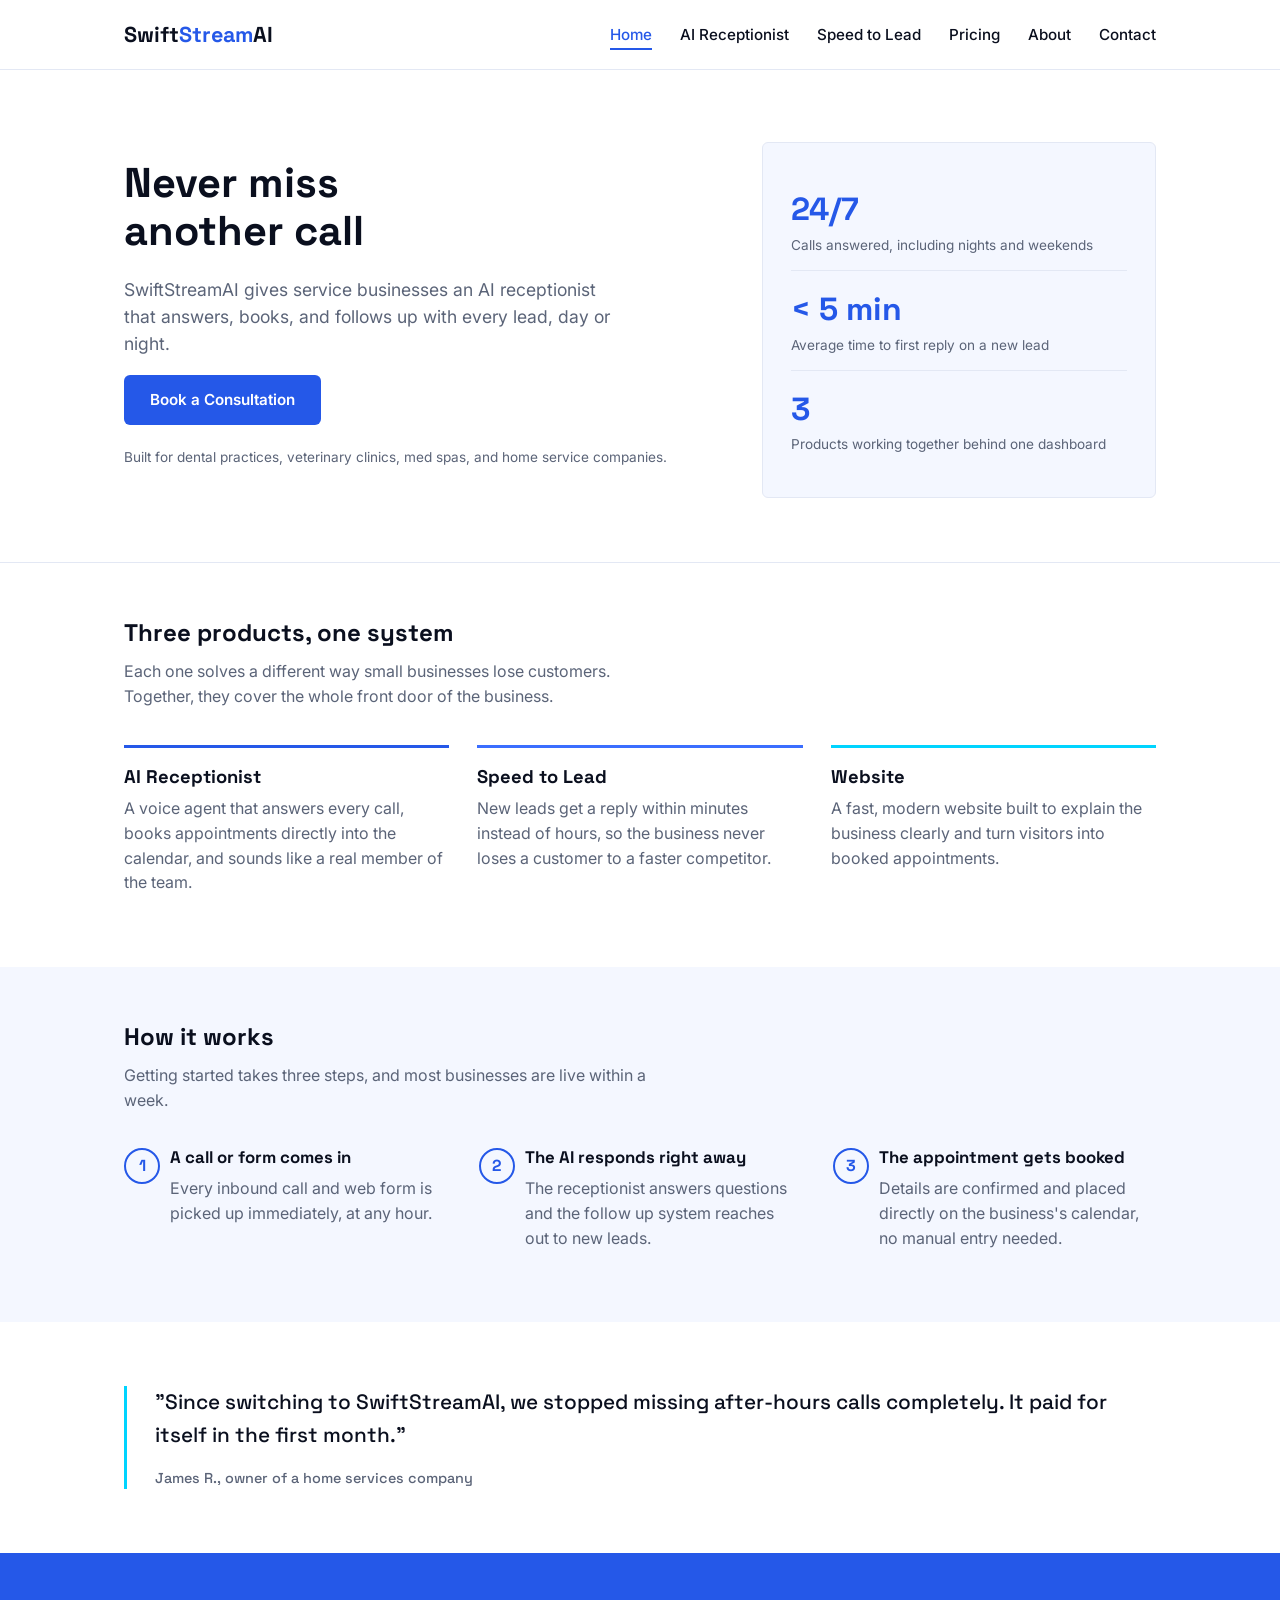
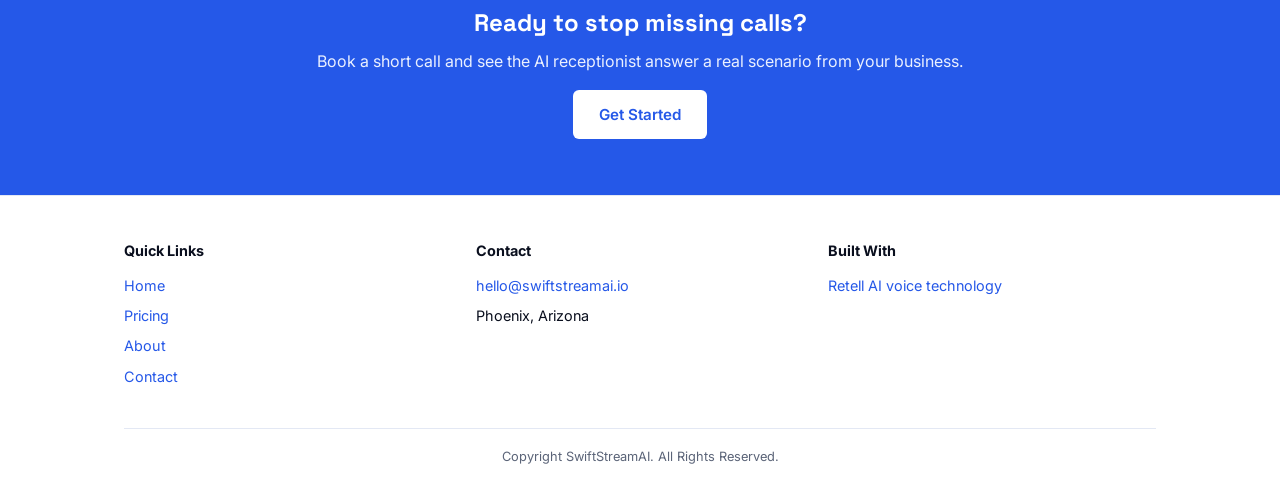
<file: index.html>
<!DOCTYPE html>
<html lang="en">
<head>
  <!-- Google tag (gtag.js) -->
  <script async src="https://www.googletagmanager.com/gtag/js?id=G-32JCXNXNNN"></script>
  <script>
    window.dataLayer = window.dataLayer || [];
    function gtag(){dataLayer.push(arguments);}
    gtag('js', new Date());

    gtag('config', 'G-32JCXNXNNN');
  </script>
  <meta charset="UTF-8">
  <meta name="viewport" content="width=device-width, initial-scale=1.0">
  <meta name="description" content="SwiftStreamAI builds AI receptionists and follow-up automation for dental, veterinary, med spa, and home service businesses so they never miss a call or a lead.">
  <meta name="author" content="Sage Stone">
  <meta name="keywords" content="AI receptionist, speed to lead, small business automation, SwiftStreamAI">
  <title>SwiftStreamAI | AI Receptionist &amp; Automation for Service Businesses</title>
  <link rel="stylesheet" href="style.css">
  <link rel="preconnect" href="https://fonts.googleapis.com">
  <link href="https://fonts.googleapis.com/css2?family=Space+Grotesk:wght@500;700&family=Inter:wght@400;500;600&display=swap" rel="stylesheet">
</head>
<body>

  <header class="site-header">
    <div class="wrap">
      <div class="logo">Swift<span>Stream</span>AI</div>
      <nav class="main-nav" aria-label="Primary">
        <ul>
          <li><a href="index.html" aria-current="page">Home</a></li>
          <li><a href="ai-receptionist.html">AI Receptionist</a></li>
          <li><a href="speed-to-lead.html">Speed to Lead</a></li>
          <li><a href="pricing.html">Pricing</a></li>
          <li><a href="about.html">About</a></li>
          <li><a href="contact.html">Contact</a></li>
        </ul>
      </nav>
    </div>
  </header>

  <main>

    <section class="hero">
      <div class="wrap">
        <div>
          <h1>Never miss another call</h1>
          <p class="lede">SwiftStreamAI gives service businesses an AI receptionist that answers, books, and follows up with every lead, day or night.</p>
          <a href="contact.html" class="btn btn-primary">Book a Consultation</a>
          <p class="trust-line">Built for dental practices, veterinary clinics, med spas, and home service companies.</p>
        </div>
        <div class="stat-panel">
          <div class="stat">
            <div class="stat-number">24/7</div>
            <div class="stat-label">Calls answered, including nights and weekends</div>
          </div>
          <div class="stat">
            <div class="stat-number">&lt; 5 min</div>
            <div class="stat-label">Average time to first reply on a new lead</div>
          </div>
          <div class="stat">
            <div class="stat-number">3</div>
            <div class="stat-label">Products working together behind one dashboard</div>
          </div>
        </div>
      </div>
    </section>

    <section class="products">
      <div class="wrap">
        <div class="section-heading">
          <h2>Three products, one system</h2>
          <p>Each one solves a different way small businesses lose customers. Together, they cover the whole front door of the business.</p>
        </div>
        <div class="product-grid">
          <article class="product-card">
            <h3>AI Receptionist</h3>
            <p>A voice agent that answers every call, books appointments directly into the calendar, and sounds like a real member of the team.</p>
          </article>
          <article class="product-card">
            <h3>Speed to Lead</h3>
            <p>New leads get a reply within minutes instead of hours, so the business never loses a customer to a faster competitor.</p>
          </article>
          <article class="product-card">
            <h3>Website</h3>
            <p>A fast, modern website built to explain the business clearly and turn visitors into booked appointments.</p>
          </article>
        </div>
      </div>
    </section>

    <section class="how-it-works">
      <div class="wrap">
        <div class="section-heading">
          <h2>How it works</h2>
          <p>Getting started takes three steps, and most businesses are live within a week.</p>
        </div>
        <div class="steps">
          <div class="step">
            <h3>A call or form comes in</h3>
            <p>Every inbound call and web form is picked up immediately, at any hour.</p>
          </div>
          <div class="step">
            <h3>The AI responds right away</h3>
            <p>The receptionist answers questions and the follow up system reaches out to new leads.</p>
          </div>
          <div class="step">
            <h3>The appointment gets booked</h3>
            <p>Details are confirmed and placed directly on the business's calendar, no manual entry needed.</p>
          </div>
        </div>
      </div>
    </section>

    <section class="testimonial">
      <div class="wrap">
        <blockquote>
          "Since switching to SwiftStreamAI, we stopped missing after-hours calls completely. It paid for itself in the first month."
          <cite>James R., owner of a home services company</cite>
        </blockquote>
      </div>
    </section>

    <section class="cta-banner">
      <div class="wrap">
        <h2>Ready to stop missing calls?</h2>
        <p style="color:#eaf0ff;">Book a short call and see the AI receptionist answer a real scenario from your business.</p>
        <a href="contact.html" class="btn btn-primary">Get Started</a>
      </div>
    </section>

  </main>

  <footer class="site-footer">
    <div class="wrap">
      <div class="footer-grid">
        <div>
          <h4>Quick Links</h4>
          <ul>
            <li><a href="index.html">Home</a></li>
            <li><a href="pricing.html">Pricing</a></li>
            <li><a href="about.html">About</a></li>
            <li><a href="contact.html">Contact</a></li>
          </ul>
        </div>
        <div>
          <h4>Contact</h4>
          <ul>
            <li><a href="mailto:hello@swiftstreamai.io">hello@swiftstreamai.io</a></li>
            <li>Phoenix, Arizona</li>
          </ul>
        </div>
        <div>
          <h4>Built With</h4>
          <ul>
            <li><a href="https://www.retellai.com" target="_blank" rel="noopener">Retell AI voice technology</a></li>
          </ul>
        </div>
      </div>
      <div class="footer-bottom">
        Copyright SwiftStreamAI. All Rights Reserved.
      </div>
    </div>
  </footer>

</body>
</html>
</file>
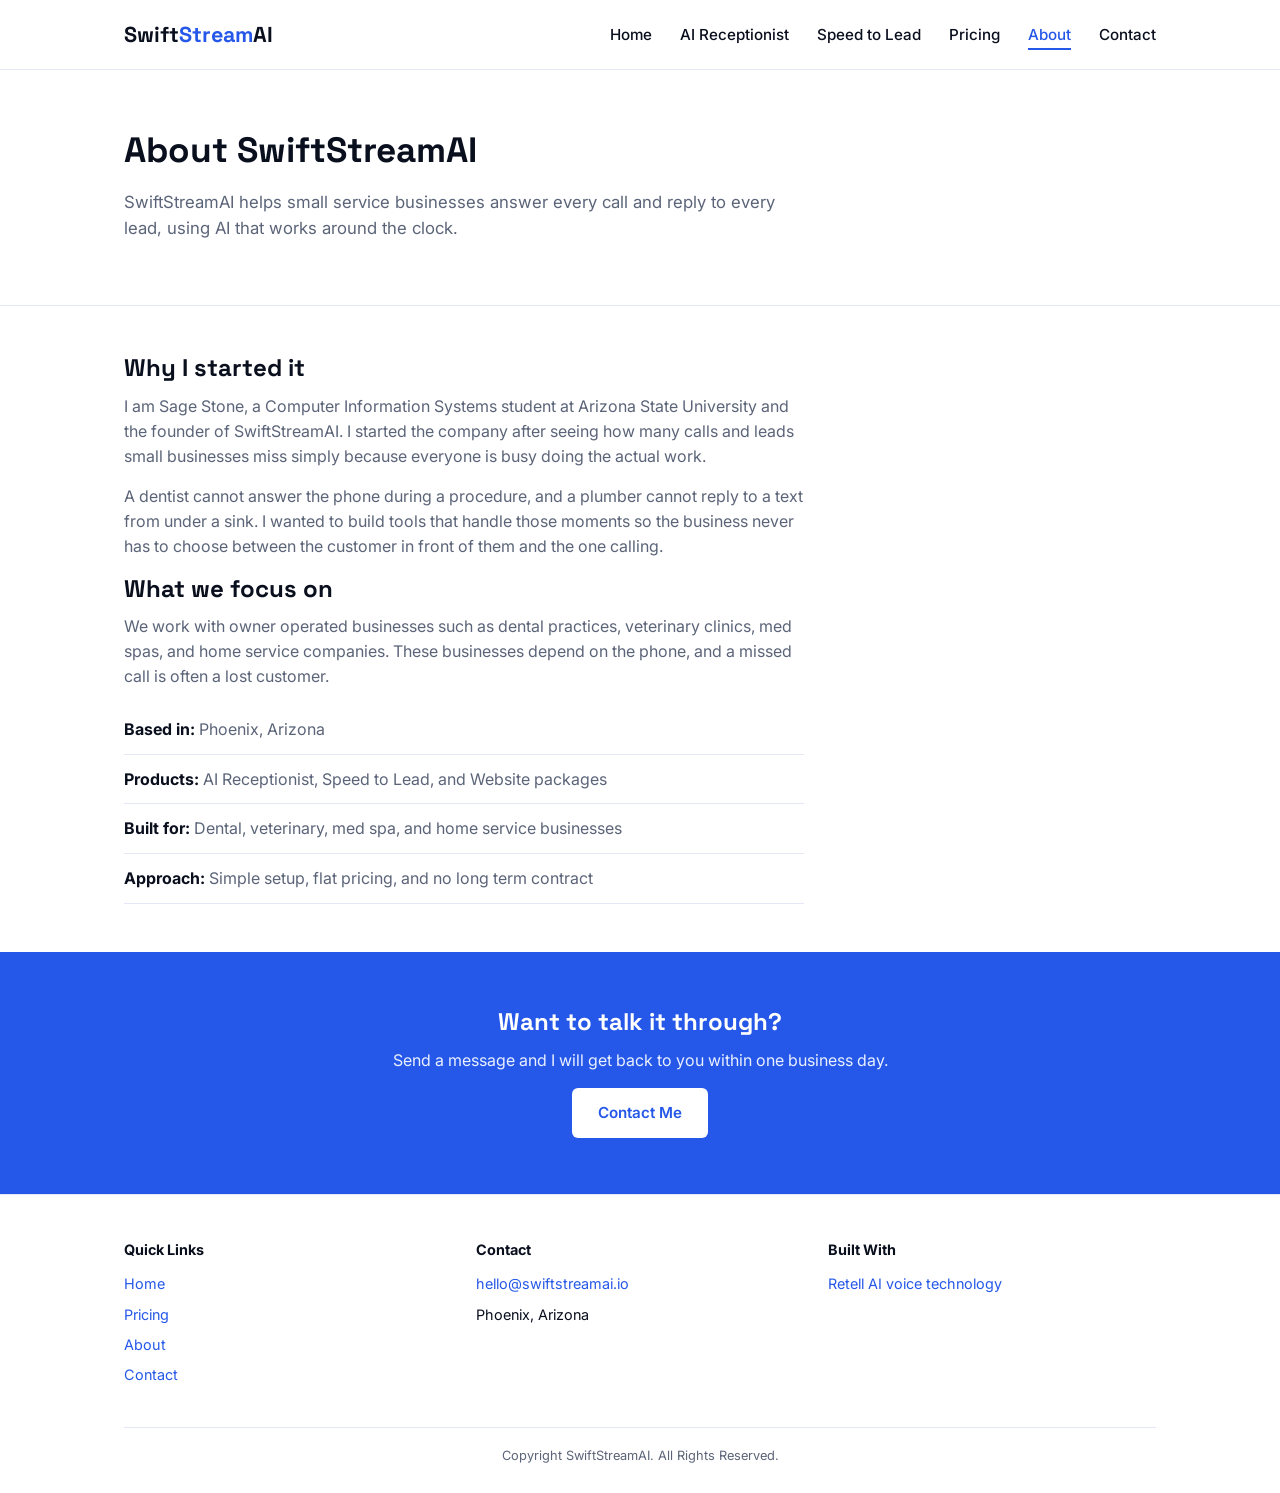
<file: about.html>
<!DOCTYPE html>
<html lang="en">
<head>
  <!-- Google tag (gtag.js) -->
  <script async src="https://www.googletagmanager.com/gtag/js?id=G-32JCXNXNNN"></script>
  <script>
    window.dataLayer = window.dataLayer || [];
    function gtag(){dataLayer.push(arguments);}
    gtag('js', new Date());

    gtag('config', 'G-32JCXNXNNN');
  </script>
  <meta charset="UTF-8">
  <meta name="viewport" content="width=device-width, initial-scale=1.0">
  <meta name="description" content="Learn about SwiftStreamAI, an AI automation company in Phoenix, Arizona that builds AI receptionists and lead follow up for small service businesses.">
  <meta name="author" content="Sage Stone">
  <meta name="keywords" content="about SwiftStreamAI, AI automation company, Phoenix Arizona, small business AI">
  <title>About | SwiftStreamAI</title>
  <link rel="stylesheet" href="style.css">
  <link rel="preconnect" href="https://fonts.googleapis.com">
  <link href="https://fonts.googleapis.com/css2?family=Space+Grotesk:wght@500;700&family=Inter:wght@400;500;600&display=swap" rel="stylesheet">
</head>
<body>

  <header class="site-header">
    <div class="wrap">
      <div class="logo">Swift<span>Stream</span>AI</div>
      <nav class="main-nav" aria-label="Primary">
        <ul>
          <li><a href="index.html">Home</a></li>
          <li><a href="ai-receptionist.html">AI Receptionist</a></li>
          <li><a href="speed-to-lead.html">Speed to Lead</a></li>
          <li><a href="pricing.html">Pricing</a></li>
          <li><a href="about.html" aria-current="page">About</a></li>
          <li><a href="contact.html">Contact</a></li>
        </ul>
      </nav>
    </div>
  </header>

  <main>

    <section class="page-hero">
      <div class="wrap">
        <h1>About SwiftStreamAI</h1>
        <p class="lede">SwiftStreamAI helps small service businesses answer every call and reply to every lead, using AI that works around the clock.</p>
      </div>
    </section>

    <section class="content-section">
      <div class="wrap">
        <div class="prose">
          <h2>Why I started it</h2>
          <p>I am Sage Stone, a Computer Information Systems student at Arizona State University and the founder of SwiftStreamAI. I started the company after seeing how many calls and leads small businesses miss simply because everyone is busy doing the actual work.</p>
          <p>A dentist cannot answer the phone during a procedure, and a plumber cannot reply to a text from under a sink. I wanted to build tools that handle those moments so the business never has to choose between the customer in front of them and the one calling.</p>
          <h2>What we focus on</h2>
          <p>We work with owner operated businesses such as dental practices, veterinary clinics, med spas, and home service companies. These businesses depend on the phone, and a missed call is often a lost customer.</p>
        </div>
        <ul class="fact-list">
          <li><strong>Based in:</strong> Phoenix, Arizona</li>
          <li><strong>Products:</strong> AI Receptionist, Speed to Lead, and Website packages</li>
          <li><strong>Built for:</strong> Dental, veterinary, med spa, and home service businesses</li>
          <li><strong>Approach:</strong> Simple setup, flat pricing, and no long term contract</li>
        </ul>
      </div>
    </section>

    <section class="cta-banner">
      <div class="wrap">
        <h2>Want to talk it through?</h2>
        <p style="color:#eaf0ff;">Send a message and I will get back to you within one business day.</p>
        <a href="contact.html" class="btn btn-primary">Contact Me</a>
      </div>
    </section>

  </main>

  <footer class="site-footer">
    <div class="wrap">
      <div class="footer-grid">
        <div>
          <h4>Quick Links</h4>
          <ul>
            <li><a href="index.html">Home</a></li>
            <li><a href="pricing.html">Pricing</a></li>
            <li><a href="about.html">About</a></li>
            <li><a href="contact.html">Contact</a></li>
          </ul>
        </div>
        <div>
          <h4>Contact</h4>
          <ul>
            <li><a href="mailto:hello@swiftstreamai.io">hello@swiftstreamai.io</a></li>
            <li>Phoenix, Arizona</li>
          </ul>
        </div>
        <div>
          <h4>Built With</h4>
          <ul>
            <li><a href="https://www.retellai.com" target="_blank" rel="noopener">Retell AI voice technology</a></li>
          </ul>
        </div>
      </div>
      <div class="footer-bottom">
        Copyright SwiftStreamAI. All Rights Reserved.
      </div>
    </div>
  </footer>

</body>
</html>
</file>
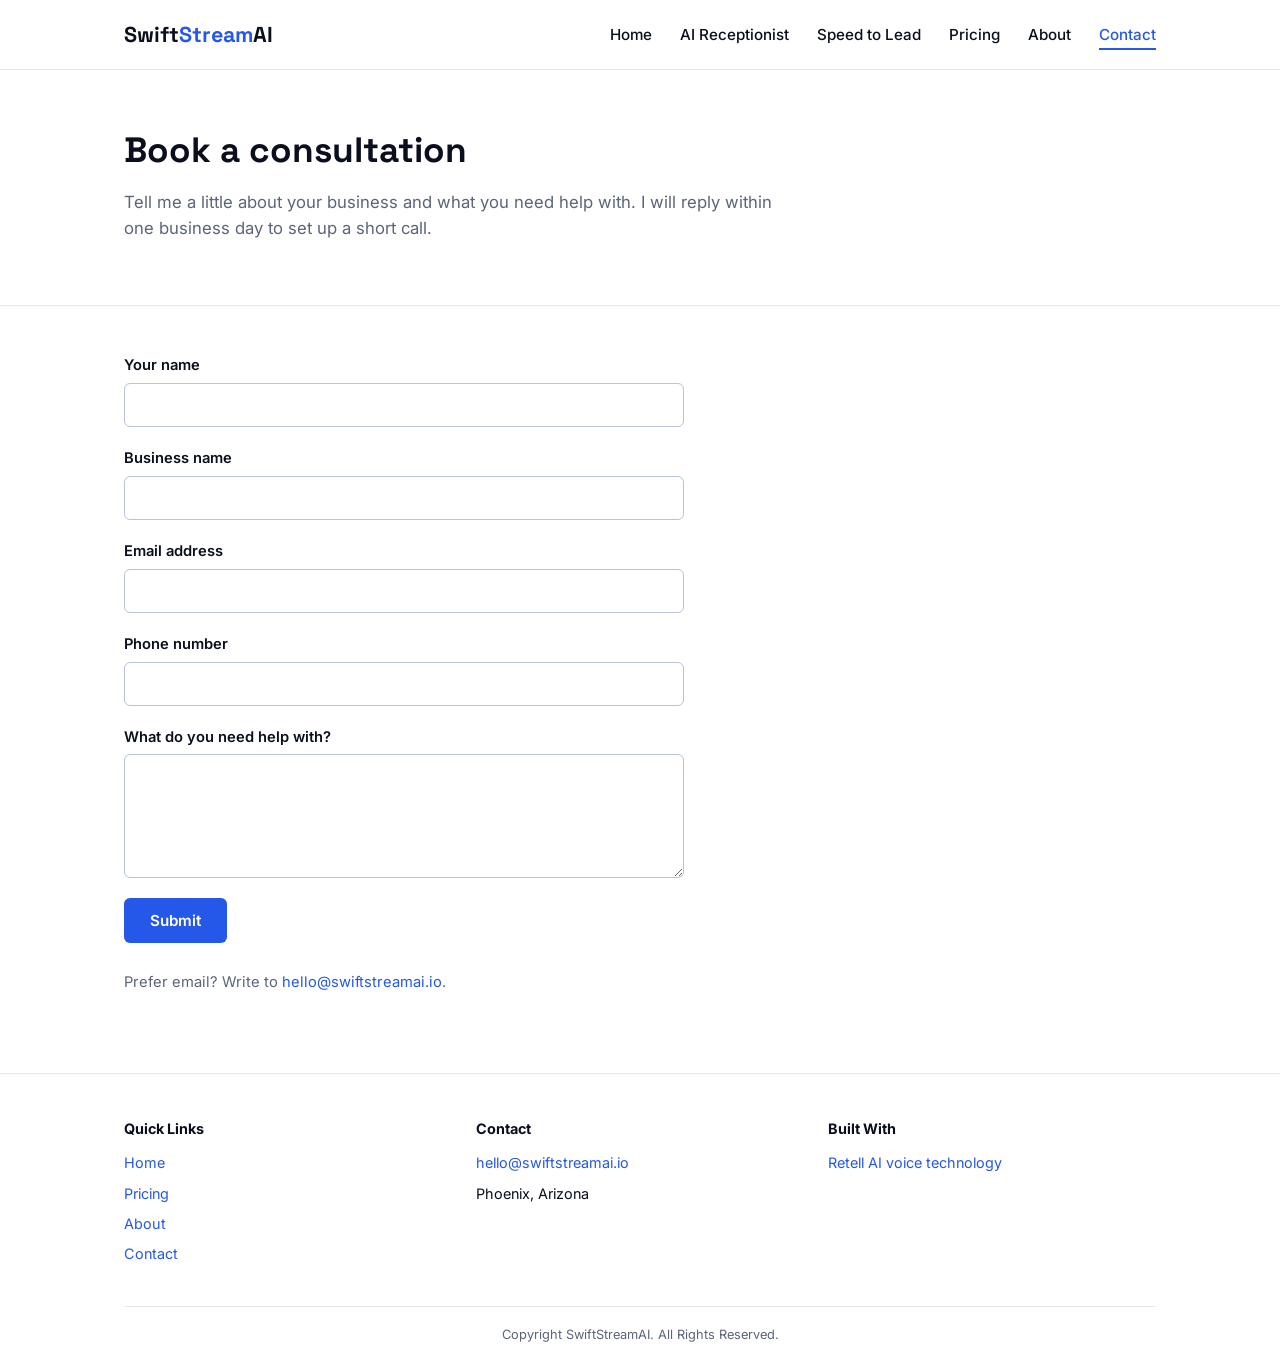
<file: contact.html>
<!DOCTYPE html>
<html lang="en">
<head>
  <!-- Google tag (gtag.js) -->
  <script async src="https://www.googletagmanager.com/gtag/js?id=G-32JCXNXNNN"></script>
  <script>
    window.dataLayer = window.dataLayer || [];
    function gtag(){dataLayer.push(arguments);}
    gtag('js', new Date());

    gtag('config', 'G-32JCXNXNNN');
  </script>
  <meta charset="UTF-8">
  <meta name="viewport" content="width=device-width, initial-scale=1.0">
  <meta name="description" content="Contact SwiftStreamAI to book a free consultation about an AI receptionist, Speed to Lead follow up, or a new website for your small business.">
  <meta name="author" content="Sage Stone">
  <meta name="keywords" content="contact SwiftStreamAI, book consultation, AI receptionist consultation">
  <title>Contact | SwiftStreamAI</title>
  <link rel="stylesheet" href="style.css">
  <link rel="preconnect" href="https://fonts.googleapis.com">
  <link href="https://fonts.googleapis.com/css2?family=Space+Grotesk:wght@500;700&family=Inter:wght@400;500;600&display=swap" rel="stylesheet">
</head>
<body>

  <header class="site-header">
    <div class="wrap">
      <div class="logo">Swift<span>Stream</span>AI</div>
      <nav class="main-nav" aria-label="Primary">
        <ul>
          <li><a href="index.html">Home</a></li>
          <li><a href="ai-receptionist.html">AI Receptionist</a></li>
          <li><a href="speed-to-lead.html">Speed to Lead</a></li>
          <li><a href="pricing.html">Pricing</a></li>
          <li><a href="about.html">About</a></li>
          <li><a href="contact.html" aria-current="page">Contact</a></li>
        </ul>
      </nav>
    </div>
  </header>

  <main>

    <section class="page-hero">
      <div class="wrap">
        <h1>Book a consultation</h1>
        <p class="lede">Tell me a little about your business and what you need help with. I will reply within one business day to set up a short call.</p>
      </div>
    </section>

    <section class="form-section">
      <div class="wrap">
        <form class="contact-form" action="#" method="post">
          <div class="form-row">
            <label for="name">Your name</label>
            <input type="text" id="name" name="name" required>
          </div>
          <div class="form-row">
            <label for="business">Business name</label>
            <input type="text" id="business" name="business_name" required>
          </div>
          <div class="form-row">
            <label for="email">Email address</label>
            <input type="email" id="email" name="email" required>
          </div>
          <div class="form-row">
            <label for="phone">Phone number</label>
            <input type="tel" id="phone" name="phone" required>
          </div>
          <div class="form-row">
            <label for="message">What do you need help with?</label>
            <textarea id="message" name="message" rows="5"></textarea>
          </div>
          <button type="submit" class="btn btn-primary">Submit</button>
        </form>
        <p class="contact-aside">Prefer email? Write to <a href="mailto:hello@swiftstreamai.io">hello@swiftstreamai.io</a>.</p>
      </div>
    </section>

  </main>

  <footer class="site-footer">
    <div class="wrap">
      <div class="footer-grid">
        <div>
          <h4>Quick Links</h4>
          <ul>
            <li><a href="index.html">Home</a></li>
            <li><a href="pricing.html">Pricing</a></li>
            <li><a href="about.html">About</a></li>
            <li><a href="contact.html">Contact</a></li>
          </ul>
        </div>
        <div>
          <h4>Contact</h4>
          <ul>
            <li><a href="mailto:hello@swiftstreamai.io">hello@swiftstreamai.io</a></li>
            <li>Phoenix, Arizona</li>
          </ul>
        </div>
        <div>
          <h4>Built With</h4>
          <ul>
            <li><a href="https://www.retellai.com" target="_blank" rel="noopener">Retell AI voice technology</a></li>
          </ul>
        </div>
      </div>
      <div class="footer-bottom">
        Copyright SwiftStreamAI. All Rights Reserved.
      </div>
    </div>
  </footer>

</body>
</html>
</file>
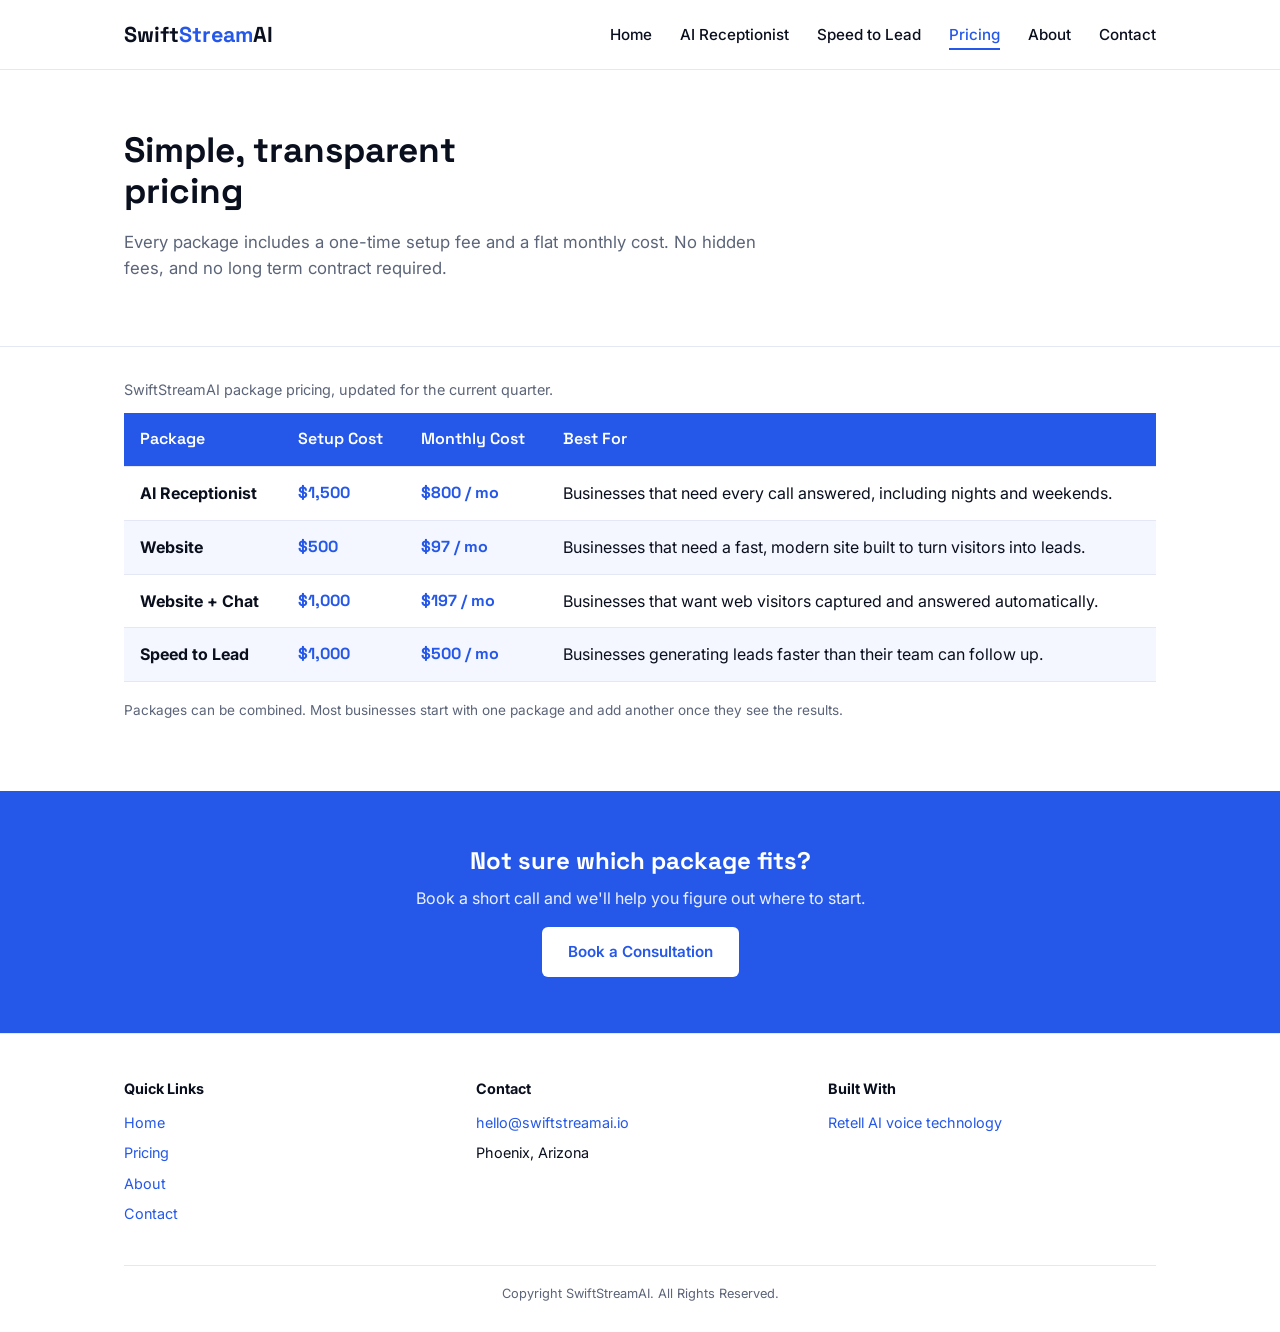
<file: pricing.html>
<!DOCTYPE html>
<html lang="en">
<head>
  <!-- Google tag (gtag.js) -->
  <script async src="https://www.googletagmanager.com/gtag/js?id=G-32JCXNXNNN"></script>
  <script>
    window.dataLayer = window.dataLayer || [];
    function gtag(){dataLayer.push(arguments);}
    gtag('js', new Date());

    gtag('config', 'G-32JCXNXNNN');
  </script>
  <meta charset="UTF-8">
  <meta name="viewport" content="width=device-width, initial-scale=1.0">
  <meta name="description" content="Compare SwiftStreamAI's packages: AI Receptionist, Website, Website plus Chat, and Speed to Lead, with setup cost and monthly cost for each.">
  <meta name="author" content="Sage Stone">
  <meta name="keywords" content="SwiftStreamAI pricing, AI receptionist cost, speed to lead pricing">
  <title>Pricing | SwiftStreamAI</title>
  <link rel="stylesheet" href="style.css">
  <link rel="preconnect" href="https://fonts.googleapis.com">
  <link href="https://fonts.googleapis.com/css2?family=Space+Grotesk:wght@500;700&family=Inter:wght@400;500;600&display=swap" rel="stylesheet">
</head>
<body>

  <header class="site-header">
    <div class="wrap">
      <div class="logo">Swift<span>Stream</span>AI</div>
      <nav class="main-nav" aria-label="Primary">
        <ul>
          <li><a href="index.html">Home</a></li>
          <li><a href="ai-receptionist.html">AI Receptionist</a></li>
          <li><a href="speed-to-lead.html">Speed to Lead</a></li>
          <li><a href="pricing.html" aria-current="page">Pricing</a></li>
          <li><a href="about.html">About</a></li>
          <li><a href="contact.html">Contact</a></li>
        </ul>
      </nav>
    </div>
  </header>

  <main>

    <section class="page-hero">
      <div class="wrap">
        <h1>Simple, transparent pricing</h1>
        <p class="lede">Every package includes a one-time setup fee and a flat monthly cost. No hidden fees, and no long term contract required.</p>
      </div>
    </section>

    <section class="pricing-section">
      <div class="wrap">
        <table class="pricing-table">
          <caption>SwiftStreamAI package pricing, updated for the current quarter.</caption>
          <thead>
            <tr>
              <th scope="col">Package</th>
              <th scope="col">Setup Cost</th>
              <th scope="col">Monthly Cost</th>
              <th scope="col">Best For</th>
            </tr>
          </thead>
          <tbody>
            <tr>
              <th scope="row">AI Receptionist</th>
              <td class="price">$1,500</td>
              <td class="price">$800 / mo</td>
              <td>Businesses that need every call answered, including nights and weekends.</td>
            </tr>
            <tr>
              <th scope="row">Website</th>
              <td class="price">$500</td>
              <td class="price">$97 / mo</td>
              <td>Businesses that need a fast, modern site built to turn visitors into leads.</td>
            </tr>
            <tr>
              <th scope="row">Website + Chat</th>
              <td class="price">$1,000</td>
              <td class="price">$197 / mo</td>
              <td>Businesses that want web visitors captured and answered automatically.</td>
            </tr>
            <tr>
              <th scope="row">Speed to Lead</th>
              <td class="price">$1,000</td>
              <td class="price">$500 / mo</td>
              <td>Businesses generating leads faster than their team can follow up.</td>
            </tr>
          </tbody>
        </table>
        <p class="pricing-note">Packages can be combined. Most businesses start with one package and add another once they see the results.</p>
      </div>
    </section>

    <section class="cta-banner">
      <div class="wrap">
        <h2>Not sure which package fits?</h2>
        <p style="color:#eaf0ff;">Book a short call and we'll help you figure out where to start.</p>
        <a href="contact.html" class="btn btn-primary">Book a Consultation</a>
      </div>
    </section>

  </main>

  <footer class="site-footer">
    <div class="wrap">
      <div class="footer-grid">
        <div>
          <h4>Quick Links</h4>
          <ul>
            <li><a href="index.html">Home</a></li>
            <li><a href="pricing.html">Pricing</a></li>
            <li><a href="about.html">About</a></li>
            <li><a href="contact.html">Contact</a></li>
          </ul>
        </div>
        <div>
          <h4>Contact</h4>
          <ul>
            <li><a href="mailto:hello@swiftstreamai.io">hello@swiftstreamai.io</a></li>
            <li>Phoenix, Arizona</li>
          </ul>
        </div>
        <div>
          <h4>Built With</h4>
          <ul>
            <li><a href="https://www.retellai.com" target="_blank" rel="noopener">Retell AI voice technology</a></li>
          </ul>
        </div>
      </div>
      <div class="footer-bottom">
        Copyright SwiftStreamAI. All Rights Reserved.
      </div>
    </div>
  </footer>

</body>
</html>
</file>
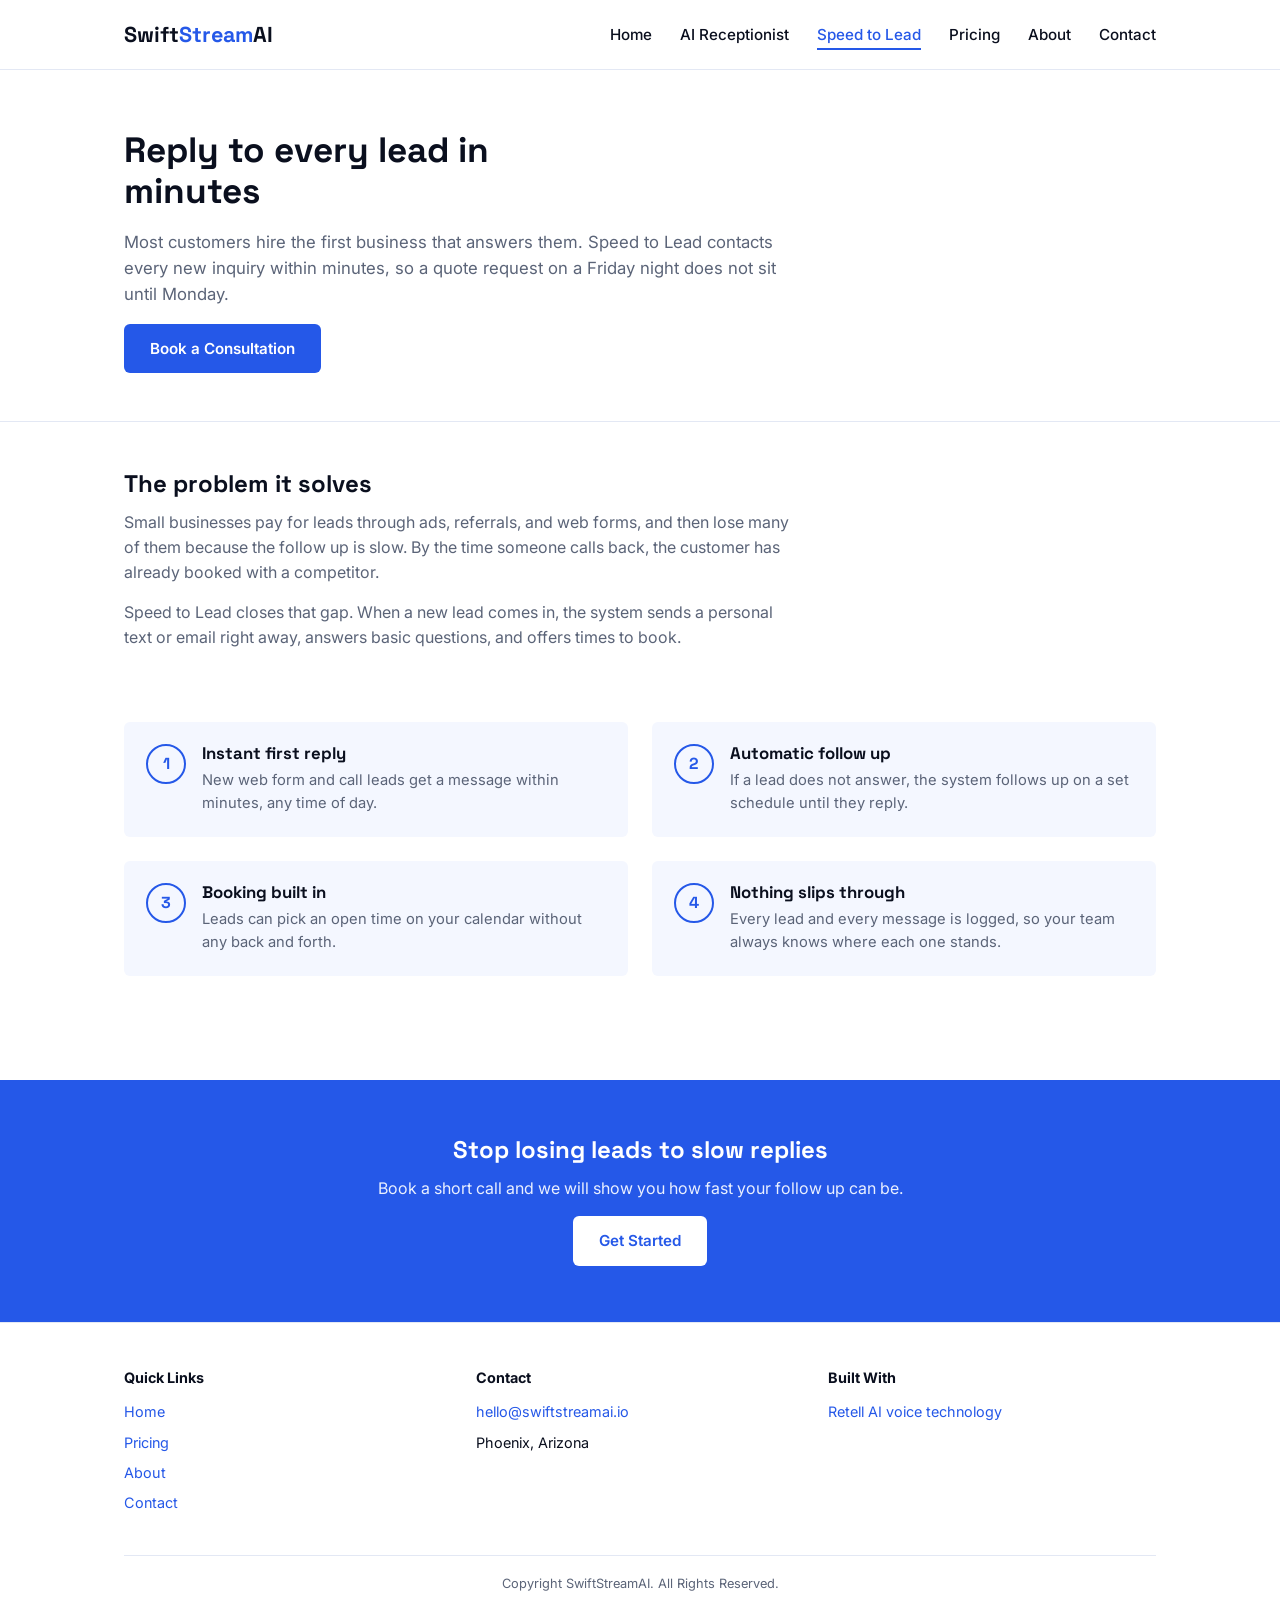
<file: speed-to-lead.html>
<!DOCTYPE html>
<html lang="en">
<head>
  <!-- Google tag (gtag.js) -->
  <script async src="https://www.googletagmanager.com/gtag/js?id=G-32JCXNXNNN"></script>
  <script>
    window.dataLayer = window.dataLayer || [];
    function gtag(){dataLayer.push(arguments);}
    gtag('js', new Date());

    gtag('config', 'G-32JCXNXNNN');
  </script>
  <meta charset="UTF-8">
  <meta name="viewport" content="width=device-width, initial-scale=1.0">
  <meta name="description" content="SwiftStreamAI's Speed to Lead service replies to every new lead within minutes, follows up automatically, and books appointments so small businesses stop losing customers to slower competitors.">
  <meta name="author" content="Sage Stone">
  <meta name="keywords" content="speed to lead, lead follow up, automated follow up, small business leads, SwiftStreamAI">
  <title>Speed to Lead | SwiftStreamAI</title>
  <link rel="stylesheet" href="style.css">
  <link rel="preconnect" href="https://fonts.googleapis.com">
  <link href="https://fonts.googleapis.com/css2?family=Space+Grotesk:wght@500;700&family=Inter:wght@400;500;600&display=swap" rel="stylesheet">
</head>
<body>

  <header class="site-header">
    <div class="wrap">
      <div class="logo">Swift<span>Stream</span>AI</div>
      <nav class="main-nav" aria-label="Primary">
        <ul>
          <li><a href="index.html">Home</a></li>
          <li><a href="ai-receptionist.html">AI Receptionist</a></li>
          <li><a href="speed-to-lead.html" aria-current="page">Speed to Lead</a></li>
          <li><a href="pricing.html">Pricing</a></li>
          <li><a href="about.html">About</a></li>
          <li><a href="contact.html">Contact</a></li>
        </ul>
      </nav>
    </div>
  </header>

  <main>

    <section class="page-hero">
      <div class="wrap">
        <h1>Reply to every lead in minutes</h1>
        <p class="lede">Most customers hire the first business that answers them. Speed to Lead contacts every new inquiry within minutes, so a quote request on a Friday night does not sit until Monday.</p>
        <a href="contact.html" class="btn btn-primary">Book a Consultation</a>
      </div>
    </section>

    <section class="content-section">
      <div class="wrap">
        <div class="prose">
          <h2>The problem it solves</h2>
          <p>Small businesses pay for leads through ads, referrals, and web forms, and then lose many of them because the follow up is slow. By the time someone calls back, the customer has already booked with a competitor.</p>
          <p>Speed to Lead closes that gap. When a new lead comes in, the system sends a personal text or email right away, answers basic questions, and offers times to book.</p>
        </div>
        <div class="feature-grid">
          <div class="feature-card">
            <div class="feature-icon">1</div>
            <div>
              <h3>Instant first reply</h3>
              <p>New web form and call leads get a message within minutes, any time of day.</p>
            </div>
          </div>
          <div class="feature-card">
            <div class="feature-icon">2</div>
            <div>
              <h3>Automatic follow up</h3>
              <p>If a lead does not answer, the system follows up on a set schedule until they reply.</p>
            </div>
          </div>
          <div class="feature-card">
            <div class="feature-icon">3</div>
            <div>
              <h3>Booking built in</h3>
              <p>Leads can pick an open time on your calendar without any back and forth.</p>
            </div>
          </div>
          <div class="feature-card">
            <div class="feature-icon">4</div>
            <div>
              <h3>Nothing slips through</h3>
              <p>Every lead and every message is logged, so your team always knows where each one stands.</p>
            </div>
          </div>
        </div>
      </div>
    </section>

    <section class="cta-banner">
      <div class="wrap">
        <h2>Stop losing leads to slow replies</h2>
        <p style="color:#eaf0ff;">Book a short call and we will show you how fast your follow up can be.</p>
        <a href="contact.html" class="btn btn-primary">Get Started</a>
      </div>
    </section>

  </main>

  <footer class="site-footer">
    <div class="wrap">
      <div class="footer-grid">
        <div>
          <h4>Quick Links</h4>
          <ul>
            <li><a href="index.html">Home</a></li>
            <li><a href="pricing.html">Pricing</a></li>
            <li><a href="about.html">About</a></li>
            <li><a href="contact.html">Contact</a></li>
          </ul>
        </div>
        <div>
          <h4>Contact</h4>
          <ul>
            <li><a href="mailto:hello@swiftstreamai.io">hello@swiftstreamai.io</a></li>
            <li>Phoenix, Arizona</li>
          </ul>
        </div>
        <div>
          <h4>Built With</h4>
          <ul>
            <li><a href="https://www.retellai.com" target="_blank" rel="noopener">Retell AI voice technology</a></li>
          </ul>
        </div>
      </div>
      <div class="footer-bottom">
        Copyright SwiftStreamAI. All Rights Reserved.
      </div>
    </div>
  </footer>

</body>
</html>
</file>
<file: style.css>
/* =============================================================
   SwiftStreamAI style.css
   Brand colors pulled from the live site (swiftstreamai.io)
   ============================================================= */

:root {
  --bg: #ffffff;
  --panel: #f4f7ff;
  --text: #0a0f1e;
  --muted: #5b6478;
  --primary: #2558e8;
  --secondary: #3b6eff;
  --accent: #00d4ff;
  --border: #e3e8f4;
  --radius: 6px;
  --max-width: 1080px;
}

/* ---- Reset-ish base ---- */
* {
  box-sizing: border-box;
}

body {
  margin: 0;
  font-family: 'Inter', Arial, sans-serif;
  color: var(--text);
  background-color: var(--bg);
  line-height: 1.55;
}

h1, h2, h3 {
  font-family: 'Space Grotesk', 'Inter', Arial, sans-serif;
  line-height: 1.15;
  margin: 0 0 0.5em 0;
}

p {
  margin: 0 0 1em 0;
  color: var(--muted);
}

a {
  color: var(--primary);
  text-decoration: none;
}

a:hover {
  text-decoration: underline;
}

img {
  max-width: 100%;
  display: block;
}

.wrap {
  max-width: var(--max-width);
  margin: 0 auto;
  padding: 0 24px;
}

/* ---- Header & nav ---- */
header.site-header {
  border-bottom: 1px solid var(--border);
  padding: 18px 0;
}

header.site-header .wrap {
  display: flex;
  align-items: center;
  justify-content: space-between;
}

.logo {
  font-family: 'Space Grotesk', sans-serif;
  font-size: 1.35rem;
  font-weight: 700;
  color: var(--text);
}

.logo span {
  color: var(--primary);
}

nav.main-nav ul {
  list-style: none;
  display: flex;
  gap: 28px;
  margin: 0;
  padding: 0;
}

nav.main-nav a {
  color: var(--text);
  font-size: 0.95rem;
  font-weight: 500;
}

nav.main-nav a[aria-current="page"] {
  color: var(--primary);
  border-bottom: 2px solid var(--primary);
  padding-bottom: 4px;
}

/* ---- Hero ---- */
.hero {
  padding: 72px 0 64px;
}

.hero .wrap {
  display: grid;
  grid-template-columns: 1.2fr 0.8fr;
  gap: 48px;
  align-items: center;
}

.hero h1 {
  font-size: 2.6rem;
  max-width: 11ch;
}

.hero p.lede {
  font-size: 1.1rem;
  max-width: 46ch;
}

.btn {
  display: inline-block;
  padding: 13px 26px;
  border-radius: var(--radius);
  font-weight: 600;
  font-size: 0.95rem;
}

.btn-primary {
  background-color: var(--primary);
  color: #ffffff;
}

.btn-primary:hover {
  background-color: var(--secondary);
  text-decoration: none;
}

.trust-line {
  margin-top: 22px;
  font-size: 0.85rem;
  color: var(--muted);
}

.stat-panel {
  background-color: var(--panel);
  border: 1px solid var(--border);
  border-radius: var(--radius);
  padding: 28px;
}

.stat-panel .stat {
  padding: 14px 0;
  border-bottom: 1px solid var(--border);
}

.stat-panel .stat:last-child {
  border-bottom: none;
}

.stat .stat-number {
  font-family: 'Space Grotesk', sans-serif;
  font-size: 2rem;
  font-weight: 700;
  color: var(--primary);
}

.stat .stat-label {
  font-size: 0.85rem;
  color: var(--muted);
}

/* ---- Products ---- */
.products {
  padding: 56px 0;
  border-top: 1px solid var(--border);
}

.section-heading {
  max-width: 55ch;
  margin-bottom: 36px;
}

.product-grid {
  display: grid;
  grid-template-columns: repeat(3, 1fr);
  gap: 28px;
}

.product-card {
  border-top: 3px solid var(--primary);
  padding-top: 18px;
}

.product-card:nth-child(2) {
  border-top-color: var(--secondary);
}

.product-card:nth-child(3) {
  border-top-color: var(--accent);
}

.product-card h3 {
  font-size: 1.15rem;
}

/* ---- How it works ---- */
.how-it-works {
  background-color: var(--panel);
  padding: 56px 0;
}

.steps {
  display: grid;
  grid-template-columns: repeat(3, 1fr);
  gap: 32px;
  counter-reset: step;
}

.step {
  position: relative;
  padding-left: 46px;
}

.step::before {
  counter-increment: step;
  content: counter(step);
  position: absolute;
  left: 0;
  top: 0;
  width: 32px;
  height: 32px;
  border-radius: 50%;
  border: 2px solid var(--primary);
  color: var(--primary);
  font-family: 'Space Grotesk', sans-serif;
  font-weight: 700;
  display: flex;
  align-items: center;
  justify-content: center;
}

.step h3 {
  font-size: 1.05rem;
}

/* ---- Testimonial ---- */
.testimonial {
  padding: 64px 0;
}

blockquote {
  margin: 0;
  border-left: 3px solid var(--accent);
  padding-left: 28px;
  font-size: 1.3rem;
  font-family: 'Space Grotesk', sans-serif;
  font-weight: 500;
  color: var(--text);
}

.testimonial cite {
  display: block;
  margin-top: 16px;
  font-style: normal;
  font-size: 0.9rem;
  color: var(--muted);
}

/* ---- Final CTA ---- */
.cta-banner {
  background-color: var(--primary);
  color: #ffffff;
  padding: 56px 0;
  text-align: center;
}

.cta-banner h2 {
  color: #ffffff;
}

.cta-banner .btn-primary {
  background-color: #ffffff;
  color: var(--primary);
}

.cta-banner .btn-primary:hover {
  background-color: var(--panel);
}

/* ---- Footer ---- */
footer.site-footer {
  border-top: 1px solid var(--border);
  padding: 44px 0 28px;
}

.footer-grid {
  display: grid;
  grid-template-columns: repeat(3, 1fr);
  gap: 24px;
}

.footer-grid h4 {
  font-size: 0.9rem;
  margin: 0 0 12px 0;
}

.footer-grid ul {
  list-style: none;
  margin: 0;
  padding: 0;
}

.footer-grid li {
  margin-bottom: 8px;
  font-size: 0.9rem;
}

.footer-bottom {
  margin-top: 32px;
  padding-top: 18px;
  border-top: 1px solid var(--border);
  font-size: 0.8rem;
  color: var(--muted);
  text-align: center;
}

/* ---- Page hero (interior pages) ---- */
.page-hero {
  padding: 60px 0 48px;
  border-bottom: 1px solid var(--border);
}

.page-hero h1 {
  font-size: 2.2rem;
  max-width: 18ch;
}

.page-hero p.lede {
  font-size: 1.05rem;
  max-width: 60ch;
}

/* ---- Feature grid (AI Receptionist page) ---- */
.feature-grid {
  display: grid;
  grid-template-columns: repeat(2, 1fr);
  gap: 24px;
  padding: 56px 0;
}

.feature-card {
  display: flex;
  gap: 16px;
  padding: 22px;
  background-color: var(--panel);
  border-radius: var(--radius);
}

.feature-card .feature-icon {
  flex-shrink: 0;
  width: 40px;
  height: 40px;
  border-radius: 50%;
  border: 2px solid var(--primary);
  color: var(--primary);
  font-family: 'Space Grotesk', sans-serif;
  font-weight: 700;
  display: flex;
  align-items: center;
  justify-content: center;
}

.feature-card h3 {
  font-size: 1.05rem;
  margin-bottom: 6px;
}

.feature-card p {
  margin: 0;
  font-size: 0.92rem;
}

/* ---- Pricing table ---- */
.pricing-section {
  padding: 24px 0 56px;
}

table.pricing-table {
  width: 100%;
  border-collapse: collapse;
  margin-top: 8px;
}

table.pricing-table caption {
  text-align: left;
  font-size: 0.9rem;
  color: var(--muted);
  margin-bottom: 12px;
}

table.pricing-table th,
table.pricing-table td {
  text-align: left;
  padding: 14px 16px;
  border-bottom: 1px solid var(--border);
}

table.pricing-table thead th {
  background-color: var(--primary);
  color: #ffffff;
  font-family: 'Space Grotesk', sans-serif;
  font-weight: 600;
}

table.pricing-table tbody tr:nth-child(even) {
  background-color: var(--panel);
}

table.pricing-table td.price {
  font-family: 'Space Grotesk', sans-serif;
  font-weight: 700;
  color: var(--primary);
}

.pricing-note {
  margin-top: 18px;
  font-size: 0.85rem;
}

/* ---- Video (AI Receptionist page) ---- */
.video-section {
  padding: 0 0 56px;
}

.video-section video {
  width: 100%;
  max-width: 800px;
  border: 1px solid var(--border);
  border-radius: var(--radius);
  background-color: var(--text);
}

.video-section .caption {
  max-width: 800px;
  font-size: 0.9rem;
  margin-top: 10px;
}

/* ---- Text sections (About, Speed to Lead) ---- */
.content-section {
  padding: 48px 0;
}

.content-section .prose {
  max-width: 68ch;
}

.content-section h2 {
  font-size: 1.5rem;
}

.fact-list {
  list-style: none;
  margin: 0;
  padding: 0;
  max-width: 68ch;
}

.fact-list li {
  padding: 12px 0;
  border-bottom: 1px solid var(--border);
  color: var(--muted);
}

.fact-list strong {
  color: var(--text);
}

/* ---- Contact form ---- */
.form-section {
  padding: 48px 0 64px;
}

.contact-form {
  max-width: 560px;
}

.form-row {
  display: flex;
  flex-direction: column;
  margin-bottom: 20px;
}

.form-row label {
  font-weight: 600;
  font-size: 0.92rem;
  margin-bottom: 6px;
}

.form-row input,
.form-row textarea {
  font-family: 'Inter', Arial, sans-serif;
  font-size: 1rem;
  padding: 11px 12px;
  border: 1px solid #b9c3d9;
  border-radius: var(--radius);
  color: var(--text);
}

.form-row input:focus,
.form-row textarea:focus {
  outline: 2px solid var(--secondary);
  border-color: var(--secondary);
}

.contact-form button.btn {
  border: none;
  cursor: pointer;
  font-family: 'Inter', Arial, sans-serif;
}

.contact-aside {
  max-width: 560px;
  margin-top: 28px;
  font-size: 0.92rem;
}

/* ---- Responsive ---- */
@media (max-width: 720px) {
  .hero .wrap {
    grid-template-columns: 1fr;
  }
  .product-grid,
  .steps,
  .footer-grid,
  .feature-grid {
    grid-template-columns: 1fr;
  }
  nav.main-nav ul {
    flex-wrap: wrap;
    gap: 14px;
  }
  table.pricing-table {
    display: block;
    overflow-x: auto;
    white-space: nowrap;
  }
}
</file>
